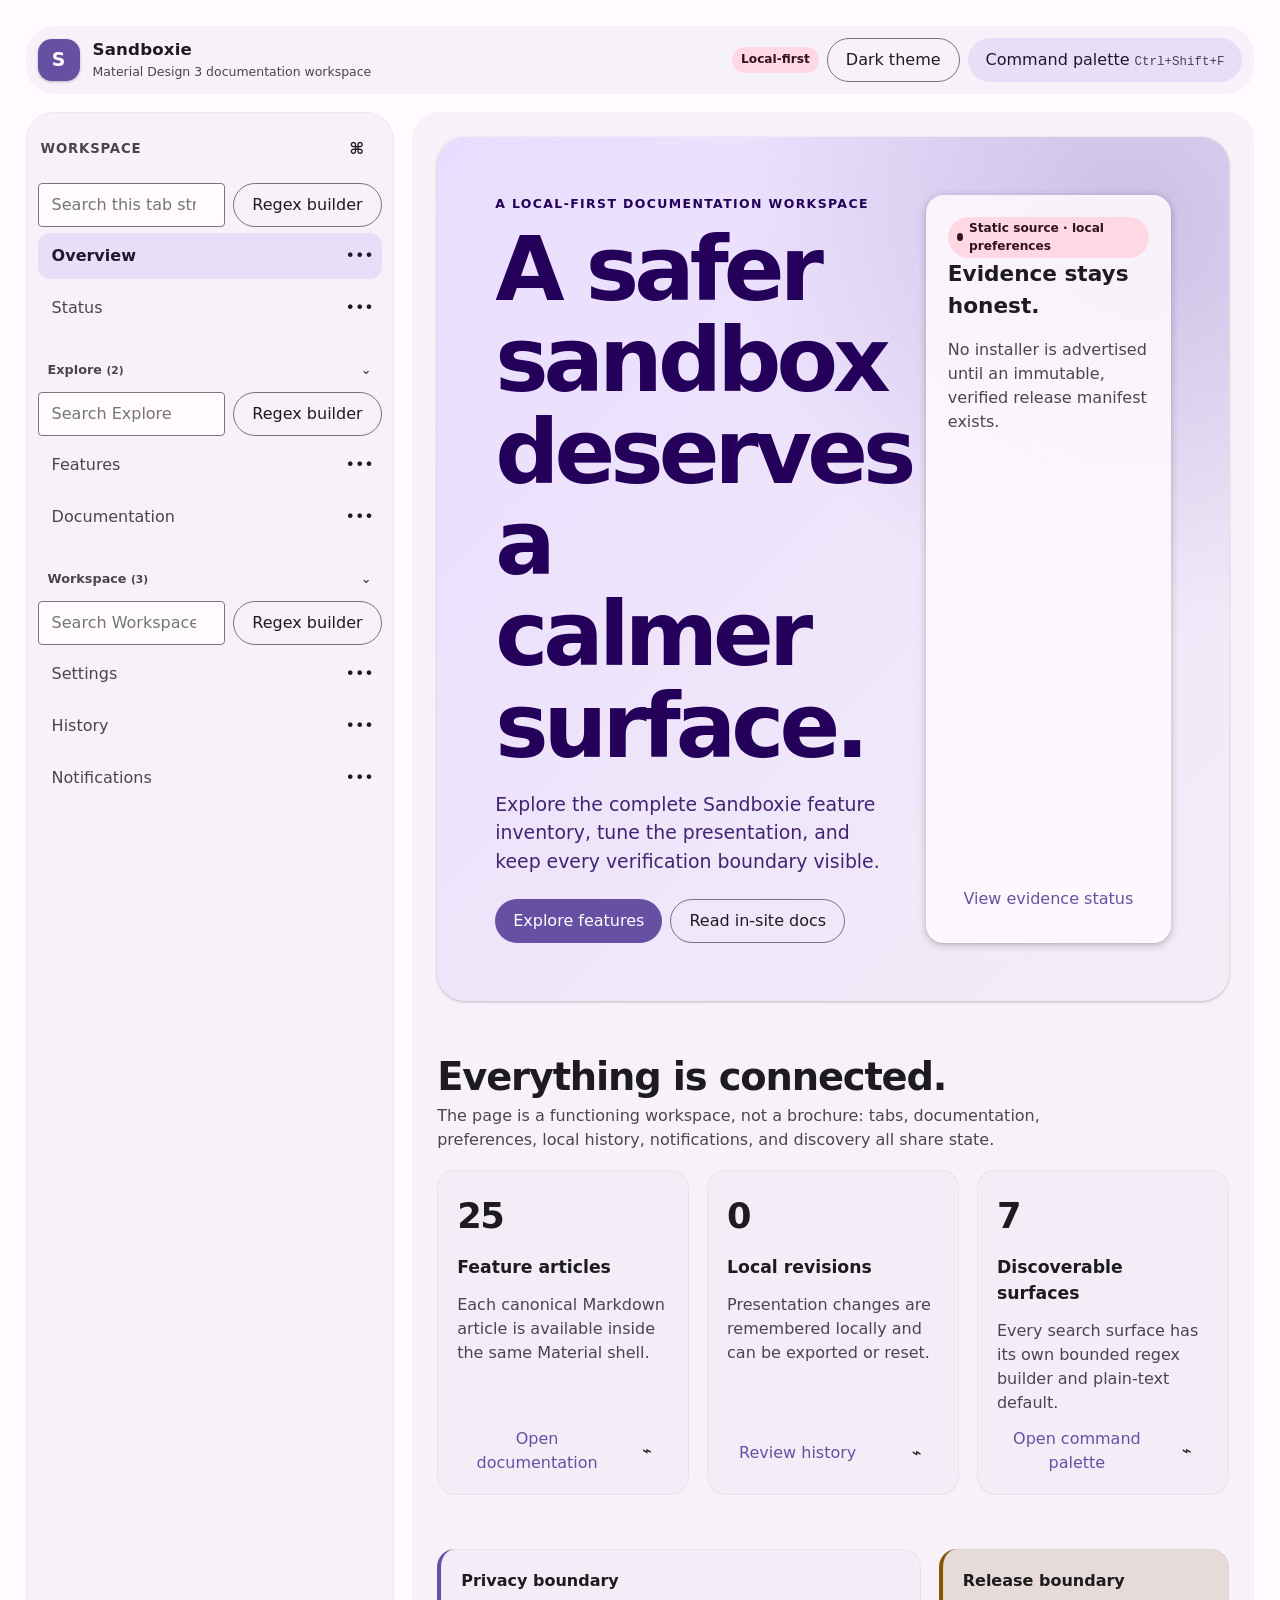
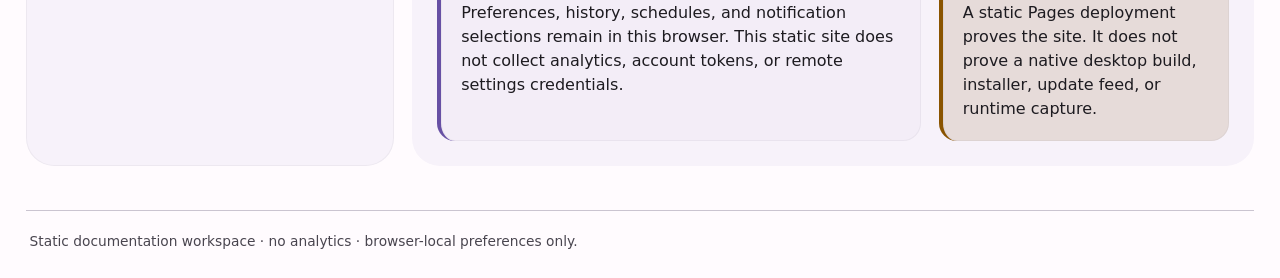
<file: docs/index.html>
<!doctype html>
<html lang="en" data-theme="light">
<head>
  <meta charset="utf-8">
  <meta name="viewport" content="width=device-width, initial-scale=1">
  <meta name="description" content="Sandboxie documentation, controls, and release evidence in a local-first Material Design 3 workspace.">
  <meta name="theme-color" content="#6750a4">
  <meta name="source-revision" content="PAGES_SOURCE_REVISION">
  <meta name="pages-revision" content="PAGES_SOURCE_REVISION">
  <meta name="deployment-revision" content="PAGES_SOURCE_REVISION">
  <title>Sandboxie · Material Design 3 workspace</title>
  <link rel="stylesheet" href="assets/app.css">
</head>
<body>
  <a class="skip-link" href="#main-content">Skip to content</a>
  <div id="app">
    <main class="app-shell" aria-label="Sandboxie documentation workspace">
      <section class="empty-state"><div><strong>Loading the local documentation workspace…</strong><p>This static site needs JavaScript enabled for its accessible in-site documentation, settings, and navigation controls.</p></div></section>
    </main>
  </div>
  <noscript><p style="margin:1rem;font-family:system-ui">This documentation workspace needs JavaScript enabled. The Markdown source remains available in the <a href="features/README.md">feature index</a>.</p></noscript>
  <script src="assets/markdown-renderer.js"></script>
  <script src="assets/regex-safety.js"></script>
  <script type="module" src="assets/app.js"></script>
</body>
</html>
</file>
<file: docs/assets/app.css>
:root {
  color-scheme: light;
  --seed: #6750a4;
  --md-sys-color-primary: #6750a4;
  --md-sys-color-on-primary: #ffffff;
  --md-sys-color-primary-container: #e9ddff;
  --md-sys-color-on-primary-container: #24005a;
  --md-sys-color-secondary: #625b71;
  --md-sys-color-secondary-container: #e8def8;
  --md-sys-color-on-secondary-container: #1d192b;
  --md-sys-color-tertiary: #7d5260;
  --md-sys-color-tertiary-container: #ffd8e4;
  --md-sys-color-on-tertiary-container: #31111d;
  --md-sys-color-surface: #fffbfe;
  --md-sys-color-surface-dim: #ded8e1;
  --md-sys-color-surface-container-low: #f7f2fa;
  --md-sys-color-surface-container: #f3edf7;
  --md-sys-color-surface-container-high: #ece6f0;
  --md-sys-color-surface-container-highest: #e6e0e9;
  --md-sys-color-on-surface: #1d1b20;
  --md-sys-color-on-surface-variant: #49454f;
  --md-sys-color-outline: #79747e;
  --md-sys-color-outline-variant: #cac4d0;
  --md-sys-color-error: #b3261e;
  --md-sys-color-error-container: #f9dedc;
  --md-sys-color-success: #146c2e;
  --md-sys-color-warning: #8a5400;
  --md-sys-color-inverse-surface: #322f35;
  --md-sys-color-inverse-on-surface: #f5eff7;
  --md-sys-shape-xs: 4px;
  --md-sys-shape-s: 8px;
  --md-sys-shape-m: 12px;
  --md-sys-shape-l: 18px;
  --md-sys-shape-xl: 28px;
  --md-sys-elevation-1: 0 1px 2px rgb(29 27 32 / .18), 0 1px 3px 1px rgb(29 27 32 / .08);
  --md-sys-elevation-2: 0 2px 6px 2px rgb(29 27 32 / .16), 0 1px 2px rgb(29 27 32 / .12);
  --md-sys-elevation-3: 0 5px 12px 3px rgb(29 27 32 / .16), 0 2px 4px rgb(29 27 32 / .16);
  --md-sys-motion: cubic-bezier(.2, 0, 0, 1);
  --page-font: Inter, "Segoe UI", system-ui, -apple-system, BlinkMacSystemFont, sans-serif;
  --page-weight: 400;
  --page-scale: 100%;
  --space: 18px;
  font: var(--page-weight) var(--page-scale)/1.5 var(--page-font);
}

:root[data-theme="dark"] {
  color-scheme: dark;
  --md-sys-color-primary: #d0bcff;
  --md-sys-color-on-primary: #381e72;
  --md-sys-color-primary-container: #4f378b;
  --md-sys-color-on-primary-container: #eaddff;
  --md-sys-color-secondary: #ccc2dc;
  --md-sys-color-secondary-container: #4a4458;
  --md-sys-color-on-secondary-container: #e8def8;
  --md-sys-color-tertiary: #efb8c8;
  --md-sys-color-tertiary-container: #633b48;
  --md-sys-color-on-tertiary-container: #ffd8e4;
  --md-sys-color-surface: #141218;
  --md-sys-color-surface-dim: #141218;
  --md-sys-color-surface-container-low: #1d1b20;
  --md-sys-color-surface-container: #211f26;
  --md-sys-color-surface-container-high: #2b2930;
  --md-sys-color-surface-container-highest: #36343b;
  --md-sys-color-on-surface: #e6e0e9;
  --md-sys-color-on-surface-variant: #cac4d0;
  --md-sys-color-outline: #938f99;
  --md-sys-color-outline-variant: #49454f;
  --md-sys-color-error: #f2b8b5;
  --md-sys-color-error-container: #8c1d18;
  --md-sys-color-success: #8ee9a3;
  --md-sys-color-warning: #f5c64d;
  --md-sys-color-inverse-surface: #e6e0e9;
  --md-sys-color-inverse-on-surface: #322f35;
}

* { box-sizing: border-box; }
html { min-height: 100%; background: var(--md-sys-color-surface); scroll-behavior: smooth; }
body { min-width: 320px; min-height: 100vh; margin: 0; background: var(--md-sys-color-surface); color: var(--md-sys-color-on-surface); }
body[data-density="compact"] { --space: 12px; }
body[data-density="comfortable"] { --space: 26px; }
body[data-motion="reduced"] *, body[data-motion="reduced"] *::before, body[data-motion="reduced"] *::after { animation-duration: .01ms !important; transition-duration: .01ms !important; scroll-behavior: auto !important; }
@media (prefers-reduced-motion: reduce) { *, *::before, *::after { animation-duration: .01ms !important; transition-duration: .01ms !important; scroll-behavior: auto !important; } }
button, input, select, textarea { font: inherit; }
button, .button { min-height: 44px; border: 0; border-radius: 999px; padding: 0 18px; cursor: pointer; text-decoration: none; transition: background 160ms var(--md-sys-motion), box-shadow 160ms var(--md-sys-motion), transform 120ms var(--md-sys-motion); }
button:active:not(:disabled), .button:active { transform: scale(.98); }
button:disabled { cursor: not-allowed; opacity: .55; }
a { color: var(--md-sys-color-primary); text-underline-offset: 3px; }
button:focus-visible, input:focus-visible, select:focus-visible, textarea:focus-visible, a:focus-visible, summary:focus-visible, [tabindex]:focus-visible { outline: 3px solid var(--md-sys-color-tertiary); outline-offset: 3px; }
::selection { background: var(--md-sys-color-primary-container); color: var(--md-sys-color-on-primary-container); }

.sr-only { position: absolute; width: 1px; height: 1px; overflow: hidden; clip: rect(0 0 0 0); white-space: nowrap; clip-path: inset(50%); }
.skip-link { position: fixed; z-index: 200; top: -4rem; left: 1rem; padding: 10px 14px; border-radius: var(--md-sys-shape-s); background: var(--md-sys-color-primary); color: var(--md-sys-color-on-primary); }
.skip-link:focus { top: 1rem; }
.app-shell { max-width: 1700px; min-height: 100vh; margin: 0 auto; padding: clamp(12px, 2vw, 28px); }
.top-app-bar { display: flex; align-items: center; justify-content: space-between; gap: 16px; min-height: 68px; padding: 8px 12px; border-radius: var(--md-sys-shape-xl); background: var(--md-sys-color-surface-container-low); }
.brand { display: inline-flex; align-items: center; gap: 13px; min-width: min(100%, 250px); color: inherit; text-decoration: none; }
.brand-mark { display: grid; width: 42px; height: 42px; place-items: center; border-radius: 14px; background: var(--md-sys-color-primary); color: var(--md-sys-color-on-primary); font-size: 1.18rem; font-weight: 900; box-shadow: var(--md-sys-elevation-1); }
.brand-name { display: block; font-size: 1.04rem; font-weight: 800; letter-spacing: .01em; }
.brand-subtitle, .muted, small { color: var(--md-sys-color-on-surface-variant); }
.brand-subtitle { display: block; font-size: .78rem; }
.top-actions { display: flex; flex: 1; align-items: center; justify-content: flex-end; gap: 8px; flex-wrap: wrap; }
.action-row, .field-row, .toolbar { display: flex; align-items: center; gap: 8px; flex-wrap: wrap; }
.filled { background: var(--md-sys-color-primary); color: var(--md-sys-color-on-primary); }
.filled:hover { box-shadow: var(--md-sys-elevation-2); }
.tonal { background: var(--md-sys-color-secondary-container); color: var(--md-sys-color-on-secondary-container); }
.outlined { border: 1px solid var(--md-sys-color-outline); background: transparent; color: var(--md-sys-color-on-surface); }
.text-button { min-height: 44px; padding-inline: 12px; background: transparent; color: var(--md-sys-color-primary); }
.danger { background: var(--md-sys-color-error-container); color: var(--md-sys-color-error); }
.icon-button { display: inline-grid; min-width: 44px; padding: 0; place-items: center; border: 1px solid transparent; background: transparent; color: var(--md-sys-color-on-surface); font-weight: 800; }
.icon-button:hover { background: var(--md-sys-color-surface-container-high); }
.badge { display: inline-flex; align-items: center; gap: 6px; min-height: 26px; padding: 2px 9px; border-radius: 999px; background: var(--md-sys-color-tertiary-container); color: var(--md-sys-color-on-tertiary-container); font-size: .76rem; font-weight: 750; }
.status-dot { display: inline-block; width: 8px; height: 8px; border-radius: 50%; background: currentColor; }

.workspace { display: grid; gap: var(--space); margin-top: var(--space); }
.workspace[data-dock="left"] { grid-template-columns: minmax(324px, 368px) minmax(0, 1fr); }
.workspace[data-dock="right"] { grid-template-columns: minmax(0, 1fr) minmax(324px, 368px); }
.workspace[data-dock="right"] .tab-rail { order: 2; }
.workspace[data-dock="top"], .workspace[data-dock="bottom"] { grid-template-columns: minmax(0, 1fr); }
.workspace[data-dock="bottom"] .tab-rail { order: 2; }
.tab-rail { min-width: 0; padding: 12px; border-radius: var(--md-sys-shape-xl); background: var(--md-sys-color-surface-container-low); box-shadow: inset 0 0 0 1px rgb(121 116 126 / .08); }
.workspace[data-dock="top"] .tab-rail, .workspace[data-dock="bottom"] .tab-rail { display: flex; align-items: flex-start; gap: 12px; overflow-x: auto; }
.workspace[data-dock="top"] .tab-list, .workspace[data-dock="bottom"] .tab-list { display: flex; flex: 1; gap: 6px; min-width: max-content; }
.workspace[data-dock="top"] .tab-group, .workspace[data-dock="bottom"] .tab-group { display: flex; gap: 6px; }
.workspace[data-dock="top"] .tab-group > summary, .workspace[data-dock="bottom"] .tab-group > summary { width: auto; }
.tab-rail-head { display: flex; align-items: center; justify-content: space-between; gap: 8px; margin: 3px 3px 12px; }
.workspace[data-dock="top"] .tab-rail-head, .workspace[data-dock="bottom"] .tab-rail-head { min-width: 185px; margin-bottom: 0; }
.tab-rail-title { font-size: .83rem; font-weight: 800; letter-spacing: .06em; text-transform: uppercase; color: var(--md-sys-color-on-surface-variant); }
.tab-list { display: grid; gap: 5px; }
.tab-row { display: flex; align-items: center; gap: 2px; width: 100%; border-radius: var(--md-sys-shape-m); }
.tab-row:has(.tab-button[aria-selected="true"]) { background: var(--md-sys-color-secondary-container); color: var(--md-sys-color-on-secondary-container); }
.tab-button { display: flex; flex: 1 1 auto; align-items: center; justify-content: space-between; gap: 8px; width: 100%; min-height: 46px; padding: 0 10px 0 14px; border-radius: var(--md-sys-shape-m); background: transparent; color: var(--md-sys-color-on-surface-variant); text-align: left; }
.tab-button:hover { background: var(--md-sys-color-surface-container); }
.tab-button[aria-selected="true"] { background: transparent; color: var(--md-sys-color-on-secondary-container); font-weight: 800; }
.tab-button .tab-meta { display: flex; min-width: 0; align-items: center; gap: 10px; }
.tab-label { overflow: hidden; text-overflow: ellipsis; white-space: nowrap; }
.pin { flex: 0 0 auto; width: 8px; height: 8px; border-radius: 50%; background: var(--md-sys-color-primary); }
.tab-more { min-width: 44px; min-height: 44px; padding: 0; border-radius: 50%; background: transparent; color: inherit; }
.tab-more:hover { background: rgb(0 0 0 / .08); }
.tab-group { margin-top: 8px; }
.tab-group > summary { display: flex; width: 100%; min-height: 44px; align-items: center; justify-content: space-between; padding: 0 10px; border-radius: var(--md-sys-shape-s); cursor: pointer; font-size: .8rem; font-weight: 750; color: var(--md-sys-color-on-surface-variant); }
.tab-group > summary:hover { background: var(--md-sys-color-surface-container); }
.tab-group-body { display: grid; gap: 6px; padding: 6px 0 4px; }
.main-pane { min-width: 0; padding: clamp(14px, 2vw, 26px); border-radius: var(--md-sys-shape-xl); background: var(--md-sys-color-surface-container-low); }
.view { outline: none; }
.view[hidden] { display: none; }

.hero { display: grid; grid-template-columns: minmax(0, 1.4fr) minmax(245px, .7fr); gap: clamp(18px, 4vw, 44px); align-items: end; min-height: 300px; padding: clamp(26px, 5vw, 58px); border-radius: var(--md-sys-shape-xl); background: radial-gradient(circle at 88% 10%, color-mix(in srgb, var(--seed) 25%, transparent), transparent 38%), linear-gradient(135deg, var(--md-sys-color-primary-container), var(--md-sys-color-surface-container)); color: var(--md-sys-color-on-primary-container); box-shadow: var(--md-sys-elevation-1); }
.eyebrow { margin: 0 0 10px; font-size: .78rem; font-weight: 850; letter-spacing: .11em; text-transform: uppercase; }
h1, h2, h3, h4 { color: var(--md-sys-color-on-surface); }
.hero h1 { max-width: 780px; margin: 0; color: var(--md-sys-color-on-primary-container); font-size: clamp(2.45rem, 7vw, 5.6rem); line-height: 1.02; letter-spacing: -.055em; }
.hero-copy { max-width: 710px; margin: 18px 0 24px; font-size: clamp(1rem, 2vw, 1.18rem); color: color-mix(in srgb, var(--md-sys-color-on-primary-container) 85%, transparent); }
.hero-status { align-self: stretch; display: grid; align-content: space-between; gap: 22px; padding: 22px; border-radius: var(--md-sys-shape-l); background: color-mix(in srgb, var(--md-sys-color-surface) 85%, transparent); color: var(--md-sys-color-on-surface); box-shadow: var(--md-sys-elevation-2); }
.hero-status strong { display: block; font-size: 1.35rem; }
.section { margin-top: clamp(28px, 5vw, 54px); }
.section-heading { display: flex; align-items: end; justify-content: space-between; gap: 14px; flex-wrap: wrap; margin-bottom: 18px; }
.section-heading h2 { margin: 0; font-size: clamp(1.65rem, 3vw, 2.4rem); line-height: 1.12; letter-spacing: -.03em; }
.section-heading p { max-width: 700px; margin: 6px 0 0; color: var(--md-sys-color-on-surface-variant); }
.grid { display: grid; grid-template-columns: repeat(auto-fit, minmax(min(100%, 245px), 1fr)); gap: var(--space); }
.card, .control-card, .notice, .article-card, .history-row { min-width: 0; padding: 20px; border-radius: var(--md-sys-shape-l); background: var(--md-sys-color-surface-container); box-shadow: inset 0 0 0 1px rgb(121 116 126 / .08); }
.card { display: flex; flex-direction: column; gap: 12px; min-height: 178px; }
.card h3, .card h4, .control-card h3, .article-card h3 { margin: 0; font-size: 1.08rem; }
.card p, .control-card p { margin: 0; color: var(--md-sys-color-on-surface-variant); }
.card-footer { display: flex; align-items: center; justify-content: space-between; gap: 8px; margin-top: auto; }
.card[data-appearance] { transition: transform 160ms var(--md-sys-motion), box-shadow 160ms var(--md-sys-motion); }
.card[data-appearance]:hover { transform: translateY(-2px); box-shadow: var(--md-sys-elevation-1); }
.metric { display: block; font-size: 2.2rem; font-weight: 850; letter-spacing: -.04em; }
.split { display: grid; grid-template-columns: minmax(0, 1.25fr) minmax(280px, .75fr); gap: var(--space); }
.stack { display: grid; gap: var(--space); }

.search-shell { position: relative; display: grid; gap: 8px; }
.search-row { display: flex; align-items: center; gap: 8px; }
.search-row input { flex: 1; min-width: 80px; }
input[type="search"], input[type="text"], input[type="password"], input[type="number"], input[type="date"], input[type="time"], select, textarea { width: 100%; min-height: 44px; border: 1px solid var(--md-sys-color-outline); border-radius: var(--md-sys-shape-xs); padding: 0 13px; background: var(--md-sys-color-surface); color: var(--md-sys-color-on-surface); }
textarea { min-height: 92px; padding-block: 11px; resize: vertical; }
input[type="color"] { width: 48px; min-width: 48px; padding: 3px; border-radius: var(--md-sys-shape-s); }
input[type="range"] { width: 100%; accent-color: var(--md-sys-color-primary); }
.regex-builder { position: relative; z-index: 10; display: grid; gap: 12px; max-width: 720px; padding: 16px; border: 1px solid var(--md-sys-color-outline-variant); border-radius: var(--md-sys-shape-l); background: var(--md-sys-color-surface-container-high); box-shadow: var(--md-sys-elevation-3); }
.regex-builder[hidden] { display: none; }
.regex-grid { display: grid; grid-template-columns: 1fr 110px; gap: 10px; }
.token-row { display: flex; gap: 6px; flex-wrap: wrap; }
.token-row button { min-height: 44px; padding: 0 10px; border: 1px solid var(--md-sys-color-outline-variant); background: var(--md-sys-color-surface); color: var(--md-sys-color-on-surface); font-size: .8rem; }
.regex-result { margin: 0; color: var(--md-sys-color-on-surface-variant); font-size: .88rem; }
.error-text { color: var(--md-sys-color-error); }

.field { display: grid; gap: 7px; }
.field > label, .control-card > label { font-size: .88rem; font-weight: 750; }
.field small { display: block; }
.settings-grid { display: grid; grid-template-columns: repeat(auto-fit, minmax(min(100%, 285px), 1fr)); gap: var(--space); }
.settings-tab-strip { display: flex; gap: 8px; overflow-x: auto; overscroll-behavior-inline: contain; padding: 4px 2px 10px; margin: 10px 0; border-bottom: 1px solid var(--outline); }
.settings-tab { flex: 0 0 auto; min-height: 44px; border: 0; border-radius: 14px 14px 4px 4px; padding: 0 16px; background: transparent; color: var(--on-surface-variant); font: inherit; font-weight: 650; cursor: pointer; }
.settings-tab[aria-selected="true"] { color: var(--on-secondary-container); background: var(--secondary-container); box-shadow: inset 0 -3px 0 var(--secondary); }
.settings-grid > .setting[role="tabpanel"] { grid-column: 1 / -1; }
.setting { display: grid; align-content: start; gap: 12px; min-width: 0; padding: 18px; border-radius: var(--md-sys-shape-l); background: var(--md-sys-color-surface-container); }
.setting h3 { margin: 0; font-size: 1rem; }
.setting > p { margin: 0; color: var(--md-sys-color-on-surface-variant); font-size: .9rem; }
.provenance { padding: 9px 10px; border-radius: var(--md-sys-shape-s); background: var(--md-sys-color-surface-container-high); color: var(--md-sys-color-on-surface-variant); font-size: .8rem; }
.switch-row { display: flex; align-items: center; justify-content: space-between; gap: 12px; }
.switch { position: relative; display: inline-flex; flex: 0 0 auto; width: 52px; height: 32px; align-items: center; border: 0; border-radius: 999px; padding: 4px; background: var(--md-sys-color-outline); }
.switch[aria-pressed="true"] { background: var(--md-sys-color-primary); }
.switch::after { width: 24px; height: 24px; border-radius: 50%; background: var(--md-sys-color-surface); content: ""; transition: transform 160ms var(--md-sys-motion); }
.switch[aria-pressed="true"]::after { transform: translateX(20px); background: var(--md-sys-color-on-primary); }
.color-preview { display: grid; grid-template-columns: 1fr 1fr; gap: 8px; min-height: 90px; }
.color-swatch { min-height: 90px; border: 1px solid var(--md-sys-color-outline-variant); border-radius: var(--md-sys-shape-m); background: var(--seed); }
.color-values { display: grid; align-content: center; gap: 6px; overflow-wrap: anywhere; font: .78rem/1.4 ui-monospace, SFMono-Regular, Consolas, monospace; }

.article-list { display: grid; gap: 10px; padding: 0; list-style: none; }
.article-list li { display: flex; align-items: center; justify-content: space-between; gap: 12px; padding: 15px 16px; border-radius: var(--md-sys-shape-m); background: var(--md-sys-color-surface-container); }
.article-list li > div { min-width: 0; }
.article-list li.schedule-rule { display: grid; align-items: stretch; }.schedule-rule .field-row { align-items: end; }.schedule-rule label { display: grid; gap: 6px; flex: 1; font-size: .82rem; font-weight: 750; }.weekday-set { display: flex; flex-wrap: wrap; gap: 8px; border: 1px solid var(--md-sys-color-outline-variant); border-radius: var(--md-sys-shape-s); padding: 10px; }.weekday-set label { display: inline-flex; align-items: center; gap: 4px; font-weight: 650; }.super-confirm { --confirmation-progress: 0; display: grid; gap: 12px; padding: 14px; border-radius: var(--md-sys-shape-m); background: var(--md-sys-color-error-container); }.super-confirm::after { content: ''; height: 8px; border-radius: 999px; background: var(--md-sys-color-error); transform: scaleX(var(--confirmation-progress)); transform-origin: left; transition: transform 140ms var(--md-sys-motion); }.super-confirm[data-authorized="true"] { animation: confirmation-authorized 420ms var(--md-sys-motion); }.super-confirm p { margin: 0; }@keyframes confirmation-authorized { 0%,100%{box-shadow:0 0 0 0 rgb(186 26 26 / 0)}50%{box-shadow:0 0 0 7px rgb(186 26 26 / .26)} }
.article-title { font-weight: 800; }
.article-meta { margin-top: 3px; font-size: .82rem; color: var(--md-sys-color-on-surface-variant); }
.article { max-width: 900px; }
.article > :first-child { margin-top: 0; }
.article h1 { font-size: clamp(2rem, 5vw, 3.8rem); line-height: 1.08; letter-spacing: -.04em; }
.article h2 { margin-top: 2.2rem; font-size: clamp(1.4rem, 3vw, 2.1rem); }
.article h3 { margin-top: 1.55rem; }
.article p, .article li { max-width: 78ch; }
.article pre { max-width: 100%; overflow: auto; padding: 16px; border-radius: var(--md-sys-shape-m); background: #202025; color: #f5eff7; }
.article code { padding: 2px 5px; border-radius: 4px; background: var(--md-sys-color-surface-container-highest); font: .88em ui-monospace, SFMono-Regular, Consolas, monospace; }
.article pre code { padding: 0; background: transparent; }
.article blockquote { margin-inline: 0; padding: 12px 16px; border-inline-start: 4px solid var(--md-sys-color-primary); border-radius: 0 var(--md-sys-shape-s) var(--md-sys-shape-s) 0; background: var(--md-sys-color-primary-container); }
.article table { display: block; max-width: 100%; overflow: auto; border-collapse: collapse; }
.article th, .article td { padding: 9px 11px; border: 1px solid var(--md-sys-color-outline-variant); text-align: start; }
.article th { background: var(--md-sys-color-surface-container-high); }
.suggested { margin-top: 32px; padding: 18px; border-radius: var(--md-sys-shape-l); background: var(--md-sys-color-secondary-container); color: var(--md-sys-color-on-secondary-container); }
.suggested h2 { margin: 0 0 8px; font-size: 1.15rem; }

.table-wrap { max-width: 100%; overflow: auto; border: 1px solid var(--md-sys-color-outline-variant); border-radius: var(--md-sys-shape-m); }
table { width: 100%; border-collapse: collapse; }
th, td { padding: 11px 12px; border-bottom: 1px solid var(--md-sys-color-outline-variant); text-align: start; vertical-align: top; }
th { background: var(--md-sys-color-surface-container-high); font-size: .82rem; }
tr:last-child td { border-bottom: 0; }
.select-cell { width: 48px; }
.empty-state { display: grid; min-height: 180px; place-items: center; padding: 28px; border: 1px dashed var(--md-sys-color-outline); border-radius: var(--md-sys-shape-l); color: var(--md-sys-color-on-surface-variant); text-align: center; }
.notice { border-inline-start: 4px solid var(--md-sys-color-primary); }
.notice.warning { border-inline-start-color: var(--md-sys-color-warning); background: color-mix(in srgb, var(--md-sys-color-warning) 12%, var(--md-sys-color-surface-container)); }
.notice.error { border-inline-start-color: var(--md-sys-color-error); background: var(--md-sys-color-error-container); }
.notice p { margin: 8px 0 0; }

.toast-stack { position: fixed; z-index: 100; right: clamp(12px, 3vw, 28px); bottom: clamp(12px, 3vw, 28px); display: grid; width: min(440px, calc(100vw - 24px)); gap: 10px; pointer-events: none; }
.toast { display: grid; grid-template-columns: 1fr auto; gap: 10px; padding: 14px 15px; border-radius: var(--md-sys-shape-m); background: var(--md-sys-color-inverse-surface); color: var(--md-sys-color-inverse-on-surface); box-shadow: var(--md-sys-elevation-3); pointer-events: auto; animation: toast-in 180ms var(--md-sys-motion); }
.toast.warning { border-inline-start: 4px solid var(--md-sys-color-warning); }.toast.error { border-inline-start: 4px solid var(--md-sys-color-error); }.toast.success { border-inline-start: 4px solid var(--md-sys-color-success); }
.toast strong { display: block; }.toast p { margin: 3px 0 0; font-size: .9rem; }.toast button { min-height: 44px; min-width: 44px; padding: 0 9px; background: transparent; color: inherit; }.toast-image { display: block; width: min(100%, 220px); max-height: 120px; margin-top: 10px; border-radius: var(--md-sys-shape-s); object-fit: cover; }
@keyframes toast-in { from { opacity: 0; transform: translateY(10px); } to { opacity: 1; transform: none; } }

dialog { width: min(820px, calc(100vw - 24px)); max-height: min(88vh, 900px); overflow: auto; border: 0; border-radius: var(--md-sys-shape-xl); padding: 0; background: var(--md-sys-color-surface-container-high); color: var(--md-sys-color-on-surface); box-shadow: var(--md-sys-elevation-3); }
dialog::backdrop { background: rgb(0 0 0 / .46); backdrop-filter: blur(2px); }
dialog:not(:modal) { position: fixed; inset: max(12px, 8vh) auto auto 50%; z-index: 110; margin: 0; transform: translateX(-50%); }
.dialog-content { padding: clamp(18px, 3vw, 30px); }.dialog-head { display: flex; align-items: start; justify-content: space-between; gap: 12px; }.dialog-head h2 { margin: 0; font-size: clamp(1.35rem, 3vw, 2rem); }.dialog-actions { display: flex; justify-content: flex-end; gap: 8px; flex-wrap: wrap; margin-top: 24px; }
.palette { width: min(920px, calc(100vw - 24px)); }.palette.full { width: calc(100vw - 24px); height: calc(100vh - 24px); max-height: none; }.palette-results { display: grid; gap: 8px; margin-top: 16px; }.palette-result { display: flex; min-height: 58px; align-items: center; justify-content: space-between; gap: 12px; border-radius: var(--md-sys-shape-m); background: var(--md-sys-color-surface-container); color: var(--md-sys-color-on-surface); text-align: left; }.palette-result:hover { background: var(--md-sys-color-surface-container-highest); }.palette-context { display: block; margin-top: 2px; color: var(--md-sys-color-on-surface-variant); font-size: .8rem; }
.floating-menu { position: fixed; z-index: 120; display: grid; width: min(720px, calc(100vw - 16px)); min-width: min(230px, calc(100vw - 16px)); max-height: min(78vh, 680px); gap: 4px; overflow: auto; padding: 8px; border: 1px solid var(--md-sys-color-outline-variant); border-radius: var(--md-sys-shape-m); background: var(--md-sys-color-surface-container-high); box-shadow: var(--md-sys-elevation-3); }.floating-menu[hidden] { display: none; }.floating-menu button { min-height: 44px; border-radius: var(--md-sys-shape-s); background: transparent; color: var(--md-sys-color-on-surface); text-align: left; }.floating-menu button:hover { background: var(--md-sys-color-surface-container-highest); }.shortcut { margin-left: auto; color: var(--md-sys-color-on-surface-variant); font: .78rem ui-monospace, monospace; }
.highlight-target { animation: target-flash 1.6s var(--md-sys-motion); }@keyframes target-flash { 0%,100%{box-shadow:inset 0 0 0 0 var(--md-sys-color-primary)} 25%,75%{box-shadow:inset 0 0 0 3px var(--md-sys-color-primary)} }
.footer { margin-top: 44px; padding: 20px 4px 0; border-top: 1px solid var(--md-sys-color-outline-variant); color: var(--md-sys-color-on-surface-variant); font-size: .86rem; }

@media (max-width: 900px) { .top-app-bar { align-items: flex-start; }.top-actions { justify-content: flex-start; }.workspace[data-dock="left"], .workspace[data-dock="right"] { grid-template-columns: minmax(0, 1fr); }.workspace[data-dock="right"] .tab-rail { order: initial; }.tab-rail { order: -1 !important; }.workspace[data-dock="left"] .tab-rail, .workspace[data-dock="right"] .tab-rail { display: flex; align-items: flex-start; gap: 12px; overflow-x: auto; }.workspace[data-dock="left"] .tab-rail-head, .workspace[data-dock="right"] .tab-rail-head { min-width: 185px; margin-bottom: 0; }.workspace[data-dock="left"] .tab-list, .workspace[data-dock="right"] .tab-list, .workspace[data-dock="left"] .tab-group, .workspace[data-dock="right"] .tab-group { display: flex; gap: 6px; min-width: max-content; }.workspace[data-dock="left"] .tab-group > summary, .workspace[data-dock="right"] .tab-group > summary { width: auto; }.hero, .split { grid-template-columns: 1fr; }.hero-status { min-height: 160px; } }
@media (max-width: 900px) { .workspace[data-dock="left"] .tab-rail, .workspace[data-dock="right"] .tab-rail { display: block; overflow: visible; }.workspace[data-dock="left"] .tab-rail-head, .workspace[data-dock="right"] .tab-rail-head { min-width: 0; margin-bottom: 10px; }.workspace[data-dock="left"] .tab-list, .workspace[data-dock="right"] .tab-list { display: flex; width: 100%; max-width: 100%; min-width: 0; align-items: flex-start; gap: 8px; overflow-x: auto; padding: 2px 2px 10px; }.workspace[data-dock="left"] .tab-list > .tab-group-body, .workspace[data-dock="right"] .tab-list > .tab-group-body { display: flex; flex: 0 0 auto; gap: 6px; }.workspace[data-dock="left"] .tab-list > .tab-row, .workspace[data-dock="right"] .tab-list > .tab-row { flex: 0 0 148px; width: 148px; }.workspace[data-dock="left"] .tab-group, .workspace[data-dock="right"] .tab-group { display: block; flex: 0 0 240px; min-width: 240px; margin: 0; }.workspace[data-dock="left"] .tab-group > summary, .workspace[data-dock="right"] .tab-group > summary { width: 100%; }.workspace[data-dock="left"] .tab-group-body, .workspace[data-dock="right"] .tab-group-body { display: grid; gap: 6px; padding-top: 6px; }.workspace[data-dock="left"] .tab-group .tab-row, .workspace[data-dock="right"] .tab-group .tab-row { width: 100%; }.hero, .split { grid-template-columns: 1fr; }.hero-status { min-height: 160px; } }
@media (max-width: 620px) { .app-shell { padding: 10px; }.top-app-bar { padding: 10px; border-radius: var(--md-sys-shape-l); }.brand { min-width: 0; }.brand-subtitle { display: none; }.top-actions { width: 100%; }.top-actions > .outlined { flex: 1; }.tab-rail { border-radius: var(--md-sys-shape-l); }.main-pane { padding: 16px; border-radius: var(--md-sys-shape-l); }.hero { padding: 26px; border-radius: var(--md-sys-shape-l); }.hero h1 { font-size: clamp(2.2rem, 13vw, 3.8rem); }.card, .control-card, .setting { padding: 16px; }.regex-grid, .color-preview { grid-template-columns: 1fr; }.tab-button { width: auto; }.article-list li { align-items: flex-start; flex-direction: column; }.article-list li .text-button { padding: 0; } }
</file>
